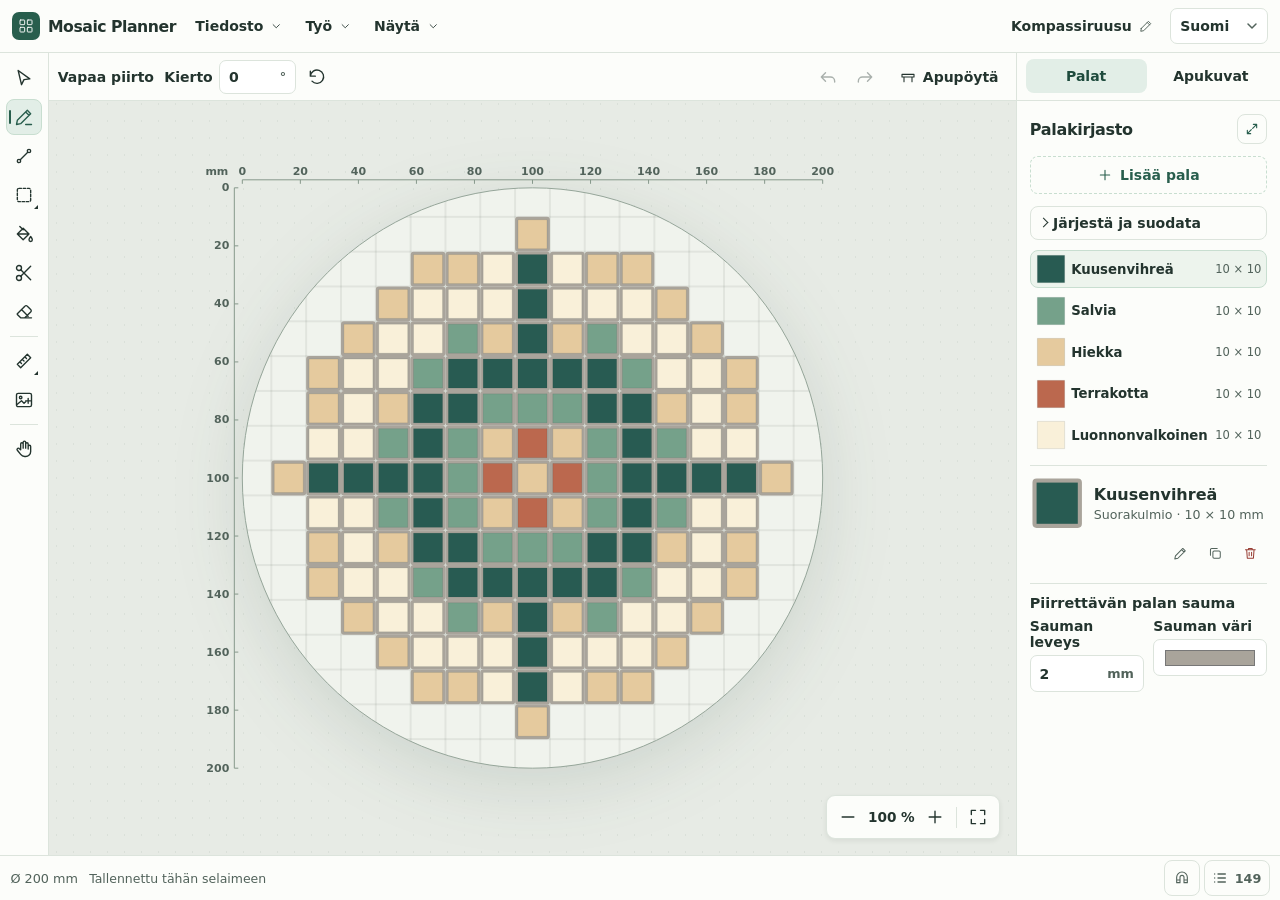
<file: index.html>
<!doctype html>
<html lang="fi" class="editor-page">
<head>
  <meta charset="utf-8">
  <meta name="viewport" content="width=device-width, initial-scale=1">
  <meta name="theme-color" media="(prefers-color-scheme: light)" content="#fcfdfa">
  <meta name="theme-color" media="(prefers-color-scheme: dark)" content="#242a26">
  <title>Mosaic Planner</title>
  <link rel="stylesheet" href="styles.css?v=24">
  <script defer src="i18n.js?v=23"></script>
  <script defer src="geometry.js?v=27"></script>
  <script defer src="board-renderer.js?v=11"></script>
  <script defer src="project-storage.js?v=1"></script>
  <script defer src="editor.js?v=28"></script>
</head>
<body inert>
  <svg class="icon-definitions" xmlns="http://www.w3.org/2000/svg" aria-hidden="true">
    <symbol id="i-mosaic" viewBox="0 0 24 24"><rect x="3" y="3" width="7" height="7" rx="1"/><rect x="14" y="3" width="7" height="7" rx="1"/><rect x="3" y="14" width="7" height="7" rx="1"/><rect x="14" y="14" width="7" height="7" rx="1"/></symbol>
    <symbol id="i-rectangle" viewBox="0 0 24 24"><rect x="4" y="5" width="16" height="14"/></symbol>
    <symbol id="i-circle" viewBox="0 0 24 24"><circle cx="12" cy="12" r="8"/></symbol>
    <symbol id="i-ellipse" viewBox="0 0 24 24"><ellipse cx="12" cy="12" rx="9" ry="6"/></symbol>
    <symbol id="i-rounded" viewBox="0 0 24 24"><rect x="4" y="5" width="16" height="14" rx="4"/></symbol>
    <symbol id="i-pointer" viewBox="0 0 24 24"><path d="m5 3 14 10-7 1-3 6L5 3Z"/></symbol>
    <symbol id="i-pencil" viewBox="0 0 24 24"><path d="m4 16-1 5 5-1L20 8l-4-4L4 16Zm10-10 4 4M14 21h7"/></symbol>
    <symbol id="i-line" viewBox="0 0 24 24"><path d="M7.5 16.5l9-9"/><circle cx="6" cy="18" r="2"/><circle cx="18" cy="6" r="2"/></symbol>
    <symbol id="i-shape" viewBox="0 0 24 24"><rect x="4" y="4" width="16" height="16" rx="2" stroke-dasharray="3 2"/></symbol>
    <symbol id="i-fill" viewBox="0 0 24 24"><path d="m4 12 7-7 7 7-7 7-7-7Zm3-9 4 4m-7 5h14m2 3s-2 2.5-2 4a2 2 0 0 0 4 0c0-1.5-2-4-2-4Z"/></symbol>
    <symbol id="i-split" viewBox="0 0 24 24"><circle cx="6" cy="6" r="3"/><circle cx="6" cy="18" r="3"/><path d="m8.1 8.1 11.9 12M8.1 15.9 20 4"/></symbol>
    <symbol id="i-eraser" viewBox="0 0 24 24"><path d="m4 14 9-9a2 2 0 0 1 3 0l4 4a2 2 0 0 1 0 3l-7 7H8l-4-4a1 1 0 0 1 0-1Zm5-5 8 8m-4 2h8"/></symbol>
    <symbol id="i-hand" viewBox="0 0 24 24"><path d="M8 12V6a1.5 1.5 0 0 1 3 0v5-7a1.5 1.5 0 0 1 3 0v7-5a1.5 1.5 0 0 1 3 0v6-3a1.5 1.5 0 0 1 3 0v6a6 6 0 0 1-6 6h-1a6 6 0 0 1-5-2.5l-4-5a1.5 1.5 0 0 1 2-2.2l2 1.7Z"/></symbol>
    <symbol id="i-undo" viewBox="0 0 24 24"><path d="M9 7 4 12l5 5m-5-5h11a5 5 0 0 1 5 5v1"/></symbol>
    <symbol id="i-redo" viewBox="0 0 24 24"><path d="m15 7 5 5-5 5m5-5H9a5 5 0 0 0-5 5v1"/></symbol>
    <symbol id="i-copy" viewBox="0 0 24 24"><rect x="8" y="8" width="12" height="12" rx="2"/><path d="M15 4H6a2 2 0 0 0-2 2v9"/></symbol>
    <symbol id="i-paste" viewBox="0 0 24 24"><rect x="9" y="3" width="6" height="4" rx="1"/><path d="M9 5H6a2 2 0 0 0-2 2v12a2 2 0 0 0 2 2h12a2 2 0 0 0 2-2V7a2 2 0 0 0-2-2h-3m-6 8h6m-3-3v6"/></symbol>
    <symbol id="i-rotate" viewBox="0 0 24 24"><path d="M4 11a8 8 0 1 1 2 6m-2-6V5m0 6h6"/></symbol>
    <symbol id="i-delete" viewBox="0 0 24 24"><path d="M4 6h16M9 6V4h6v2m3 0-1 14H7L6 6m4 4v6m4-6v6"/></symbol>
    <symbol id="i-plus" viewBox="0 0 24 24"><path d="M12 5v14M5 12h14"/></symbol>
    <symbol id="i-minus" viewBox="0 0 24 24"><path d="M5 12h14"/></symbol>
    <symbol id="i-fit" viewBox="0 0 24 24"><path d="M4 9V4h5m6 0h5v5m0 6v5h-5m-6 0H4v-5"/></symbol>
    <symbol id="i-expand" viewBox="0 0 24 24"><path d="M14 5h5v5M19 5l-6 6M10 19H5v-5m0 5 6-6"/></symbol>
    <symbol id="i-collapse" viewBox="0 0 24 24"><path d="M19 5l-6 6m0-5v5h5M5 19l6-6m-5 0h5v5"/></symbol>
    <symbol id="i-folder" viewBox="0 0 24 24"><path d="M3 19V5h7l2 2h9v12H3Z"/></symbol>
    <symbol id="i-download" viewBox="0 0 24 24"><path d="M12 3v12m-4-4 4 4 4-4m-12 5v4h16v-4"/></symbol>
    <symbol id="i-edit" viewBox="0 0 24 24"><path d="m4 16-1 5 5-1L20 8l-4-4L4 16Zm10-10 4 4"/></symbol>
    <symbol id="i-close" viewBox="0 0 24 24"><path d="m6 6 12 12M18 6 6 18"/></symbol>
    <symbol id="i-chevron" viewBox="0 0 24 24"><path d="m6 9 6 6 6-6"/></symbol>
    <symbol id="i-grid" viewBox="0 0 24 24"><rect x="4" y="4" width="16" height="16" rx="1"/><path d="M4 12h16M12 4v16"/></symbol>
    <symbol id="i-worktable" viewBox="0 0 24 24"><path d="M3 8h18v4H3zm3 4v7m12-7v7"/></symbol>
    <symbol id="i-guides" viewBox="0 0 24 24"><path d="m4 16 12-12 4 4L8 20zm6-6 2 2m1-5 2 2m-8 4 2 2"/></symbol>
    <symbol id="i-image" viewBox="0 0 24 24"><rect x="3" y="4" width="18" height="16" rx="2"/><circle cx="8" cy="9" r="1.5"/><path d="m4 17 5-4 3 3 2-2m3-4v6m-3-3h6"/></symbol>
    <symbol id="i-magnet" viewBox="0 0 24 24"><path d="M4 11a8 8 0 0 1 16 0v8h-5v-8a3 3 0 0 0-6 0v8H4zm0 4h5m6 0h5"/></symbol>
    <symbol id="i-inventory" viewBox="0 0 24 24"><path d="M9 6h11M9 12h11M9 18h11M4 6h.01M4 12h.01M4 18h.01" stroke-width="2"/></symbol>
  </svg>

  <header class="app-header">
    <div class="brand">
      <span class="brand-mark"><svg class="icon"><use href="#i-mosaic"/></svg></span>
      <h1>Mosaic Planner</h1>
    </div>
    <nav class="menu-bar" data-aria-label="editorMenus">
      <details class="app-menu">
        <summary class="button quiet"><span data-text="fileMenu"></span><svg class="icon" aria-hidden="true"><use href="#i-chevron"/></svg></summary>
        <div class="menu-panel">
          <button type="button" id="new-project" class="button quiet"><svg class="icon"><use href="#i-plus"/></svg><span data-text="newProject"></span></button>
          <button type="button" id="open-project" class="button quiet"><svg class="icon"><use href="#i-folder"/></svg><span data-text="openProject"></span></button>
          <button type="button" id="save-project" class="button quiet"><svg class="icon"><use href="#i-download"/></svg><span data-text="saveProject"></span></button>
          <input type="file" id="import-file" accept=".json,application/json" hidden>
        </div>
      </details>
      <details class="app-menu">
        <summary class="button quiet"><span data-text="projectMenu"></span><svg class="icon" aria-hidden="true"><use href="#i-chevron"/></svg></summary>
        <div class="menu-panel">
          <button type="button" id="edit-board" class="button quiet"><svg class="icon" aria-hidden="true"><use href="#i-rectangle"/></svg><span data-text="boardSettings"></span></button>
          <button type="button" id="edit-grid" class="button quiet"><svg class="icon" aria-hidden="true"><use href="#i-grid"/></svg><span data-text="gridSettings"></span></button>
        </div>
      </details>
      <details class="app-menu">
        <summary class="button quiet"><span data-text="viewMenu"></span><svg class="icon" aria-hidden="true"><use href="#i-chevron"/></svg></summary>
        <div class="menu-panel">
          <label class="check-field"><input type="checkbox" id="guides-visible"><span data-text="showGuides"></span></label>
        </div>
      </details>
    </nav>
    <div class="project-name">
      <input id="project-name" type="text" data-aria-label="projectName" maxlength="80" autocomplete="off" spellcheck="false">
      <svg class="icon" aria-hidden="true"><use href="#i-edit"/></svg>
    </div>
    <select id="language-select" class="language-select" data-aria-label="language" data-title="language">
      <option value="fi" lang="fi">Suomi</option>
      <option value="en" lang="en">English</option>
    </select>
  </header>

  <main class="editor">
    <aside class="tool-rail" data-aria-label="tools">
      <button type="button" class="icon-button tool" data-tool="select" data-title="selectTitle" data-aria-label="selectLabel" aria-keyshortcuts="V Escape"><svg class="icon"><use href="#i-pointer"/></svg></button>
      <button type="button" class="icon-button tool" data-tool="draw" data-title="drawTitle" data-aria-label="drawLabel"><svg class="icon"><use href="#i-pencil"/></svg></button>
      <div class="tool-family">
        <button type="button" class="icon-button tool" data-tool="line" data-title="lineTitle" data-aria-label="line"><svg class="icon"><use href="#i-line"/></svg></button>
        <button type="button" id="shape-tool" class="icon-button tool" data-tool="shape" data-title="shapeTitle" data-aria-label="shapeLabel" aria-controls="shape-tools" aria-expanded="false"><svg class="icon" aria-hidden="true"><use href="#i-shape"/></svg></button>
        <div id="shape-tools" class="subtool-rail" hidden role="group" data-aria-label="outlineShape">
          <button type="button" class="icon-button tool" data-outline-shape="rectangle" data-title="rectangle" data-aria-label="rectangle" aria-pressed="true"><svg class="icon" aria-hidden="true"><use href="#i-rectangle"/></svg></button>
          <button type="button" class="icon-button tool" data-outline-shape="ellipse" data-title="ellipse" data-aria-label="ellipse" aria-pressed="false"><svg class="icon" aria-hidden="true"><use href="#i-ellipse"/></svg></button>
        </div>
      </div>
      <button type="button" class="icon-button tool" data-tool="fill" data-title="fillTitle" data-aria-label="fillLabel"><svg class="icon"><use href="#i-fill"/></svg></button>
      <button type="button" class="icon-button tool" data-tool="split" data-title="splitTitle" data-aria-label="split" aria-keyshortcuts="X"><svg class="icon" aria-hidden="true"><use href="#i-split"/></svg></button>
      <div class="tool-family">
        <button type="button" class="icon-button tool" data-tool="erase" data-title="eraseTitle" data-aria-label="erase" aria-keyshortcuts="E"><svg class="icon"><use href="#i-eraser"/></svg></button>
        <div class="tool-separator" aria-hidden="true"></div>
        <button type="button" id="guide-tool" class="icon-button tool" data-title="guides" data-aria-label="guides" aria-pressed="false" aria-controls="guide-tools" aria-expanded="false"><svg class="icon" aria-hidden="true"><use href="#i-guides"/></svg></button>
        <div id="guide-tools" class="subtool-rail guide-tools" hidden role="group" data-aria-label="guides">
          <button type="button" class="icon-button tool" data-tool="guideLine" data-title="guideLine" data-aria-label="guideLine"><svg class="icon" aria-hidden="true"><use href="#i-line"/></svg></button>
          <button type="button" class="icon-button tool" data-tool="guideSquare" data-title="guideSquare" data-aria-label="guideSquare"><svg class="icon" aria-hidden="true"><use href="#i-shape"/></svg></button>
          <button type="button" class="icon-button tool" data-tool="guideCircle" data-title="guideCircle" data-aria-label="guideCircle"><svg class="icon" aria-hidden="true"><use href="#i-circle"/></svg></button>
          <button type="button" class="icon-button tool" data-tool="guideErase" data-title="guideErase" data-aria-label="guideErase"><svg class="icon" aria-hidden="true"><use href="#i-delete"/></svg></button>
        </div>
      </div>
      <button type="button" id="add-reference" class="icon-button" data-title="addReferenceTitle" data-aria-label="addReference"><svg class="icon" aria-hidden="true"><use href="#i-image"/></svg></button>
      <input type="file" id="reference-file" accept=".jpg,.jpeg,.png,image/jpeg,image/png" multiple hidden>
      <div class="tool-separator" aria-hidden="true"></div>
      <button type="button" class="icon-button tool" data-tool="pan" data-title="panTitle" data-aria-label="pan"><svg class="icon"><use href="#i-hand"/></svg></button>
    </aside>

    <section class="workspace" data-aria-label="workspace">
      <div class="toolbar">
        <span class="tool-name" id="tool-name" aria-live="polite"></span>
        <div id="draw-rotation" class="button-group" hidden>
          <label class="draw-angle">
            <span data-text="rotation"></span>
            <span class="number-field"><input type="number" id="draw-angle" step="0.1" value="0" inputmode="decimal" data-aria-label="drawAngle"><span aria-hidden="true">°</span></span>
          </label>
          <button type="button" id="rotate-draw" class="icon-button" data-title="rotateTitle" data-aria-label="rotateLabel" aria-keyshortcuts="R"><svg class="icon"><use href="#i-rotate"/></svg></button>
        </div>
        <div id="clipboard-tools" class="button-group" hidden role="group" data-aria-label="clipboard">
          <button type="button" id="copy-tiles" class="icon-button" data-title="copyTilesTitle" data-aria-label="copyTiles" aria-keyshortcuts="Control+C Meta+C" disabled><svg class="icon" aria-hidden="true"><use href="#i-copy"/></svg></button>
          <button type="button" id="paste-tiles" class="icon-button tool" data-title="pasteTilesTitle" data-aria-label="pasteTiles" aria-keyshortcuts="Control+V Meta+V" aria-pressed="false" disabled><svg class="icon" aria-hidden="true"><use href="#i-paste"/></svg></button>
        </div>
        <button type="button" id="cancel-paste" class="button quiet" data-text="cancel" hidden></button>
        <section class="selected-panel" id="selected-panel" hidden>
          <div class="selection-info"><h2 id="selected-title"></h2><p id="selected-name"></p></div>
          <div class="selected-actions">
            <label class="field"><span id="selected-angle-label"></span><span class="number-field"><input type="number" id="selected-angle" step="1"><span>°</span></span></label>
            <button type="button" id="rotate" class="icon-button" data-title="rotateTitle" data-aria-label="rotateLabel" aria-keyshortcuts="R"><svg class="icon"><use href="#i-rotate"/></svg></button>
            <button type="button" id="delete-piece" class="button delete-button quiet" data-title="deleteSelection"><svg class="icon" aria-hidden="true"><use href="#i-delete"/></svg><span id="delete-piece-label"></span></button>
          </div>
        </section>
        <div class="button-group history-tools" role="group" data-aria-label="history">
          <button type="button" id="undo" class="icon-button" data-title="undoTitle" data-aria-label="undo"><svg class="icon"><use href="#i-undo"/></svg></button>
          <button type="button" id="redo" class="icon-button" data-title="redoTitle" data-aria-label="redo"><svg class="icon"><use href="#i-redo"/></svg></button>
        </div>
        <button type="button" id="toggle-worktable" class="button quiet worktable-toggle" aria-controls="worktable-panel" aria-expanded="false" data-title="showWorktable" data-aria-label="showWorktable"><svg class="icon" aria-hidden="true"><use href="#i-worktable"/></svg><span data-text="worktable"></span></button>
      </div>

      <div class="stage" id="stage" data-tool="draw">
        <svg id="canvas" class="drawing-canvas" xmlns="http://www.w3.org/2000/svg" data-aria-label="canvas" role="img">
          <defs>
            <pattern id="grid-pattern" patternUnits="userSpaceOnUse"><path id="grid-lines" fill="none" stroke="#59695e" stroke-opacity=".28"/></pattern>
            <clipPath id="board-clip"></clipPath>
          </defs>
          <g id="board-layer"></g>
          <g id="reference-layer" clip-path="url(#board-clip)" pointer-events="none"></g>
          <g id="grid-layer" pointer-events="none"></g>
          <g id="grout-layer" clip-path="url(#board-clip)" pointer-events="none" aria-hidden="true"></g>
          <g id="piece-layer"></g>
          <g id="guide-layer" pointer-events="none" aria-hidden="true"></g>
          <g id="ruler-layer" pointer-events="none" aria-hidden="true"></g>
          <g id="preview-layer" pointer-events="none"></g>
          <g id="selection-layer" pointer-events="none"></g>
        </svg>
        <div class="zoom-controls" role="group" data-aria-label="zoomControls">
          <button type="button" id="zoom-out" class="icon-button" data-title="zoomOut" data-aria-label="zoomOut"><svg class="icon"><use href="#i-minus"/></svg></button>
          <output id="zoom-level" data-aria-label="zoom">100 %</output>
          <button type="button" id="zoom-in" class="icon-button" data-title="zoomIn" data-aria-label="zoomIn"><svg class="icon"><use href="#i-plus"/></svg></button>
          <span class="toolbar-divider" aria-hidden="true"></span>
          <button type="button" id="zoom-fit" class="icon-button" data-title="fitView" data-aria-label="fitView"><svg class="icon"><use href="#i-fit"/></svg></button>
        </div>
      </div>
    </section>

    <aside class="worktable-panel sidebar" id="worktable-panel" aria-labelledby="worktable-heading" hidden>
      <div class="worktable-heading">
        <h2 id="worktable-heading" data-text="worktable"></h2>
        <div class="button-group worktable-zoom" role="group" data-aria-label="worktableZoomControls">
          <button type="button" id="worktable-zoom-out" class="icon-button" data-title="zoomOut" data-aria-label="zoomOut"><svg class="icon" aria-hidden="true"><use href="#i-minus"/></svg></button>
          <output id="worktable-zoom-level" data-aria-label="zoom">100 %</output>
          <button type="button" id="worktable-zoom-in" class="icon-button" data-title="zoomIn" data-aria-label="zoomIn"><svg class="icon" aria-hidden="true"><use href="#i-plus"/></svg></button>
          <button type="button" id="worktable-zoom-fit" class="icon-button" data-title="fitView" data-aria-label="fitView"><svg class="icon" aria-hidden="true"><use href="#i-fit"/></svg></button>
        </div>
      </div>
      <div class="stage worktable-stage" id="worktable-stage" data-tool="draw">
        <svg id="worktable-canvas" class="drawing-canvas" xmlns="http://www.w3.org/2000/svg" data-aria-label="worktable" role="img">
          <defs><clipPath id="worktable-clip"></clipPath></defs>
          <g id="worktable-layer"></g>
          <g id="worktable-grout-layer" clip-path="url(#worktable-clip)" pointer-events="none" aria-hidden="true"></g>
          <g id="worktable-piece-layer"></g>
          <g id="worktable-selection-layer" pointer-events="none" aria-hidden="true"></g>
        </svg>
      </div>
    </aside>

    <aside class="library sidebar" id="tile-library" data-aria-label="sidePanels">
      <div class="dock-tabs" role="group" data-aria-label="sidePanels">
        <button type="button" class="button quiet" id="tiles-tab" data-dock-panel="tiles" aria-controls="library-panel" aria-pressed="true" data-text="libraryTab"></button>
        <button type="button" class="button quiet" id="references-tab" data-dock-panel="references" aria-controls="reference-panel" aria-pressed="false" data-text="references"></button>
      </div>
      <section class="panel library-panel" id="library-panel" data-aria-label="tileLibrary">
        <div class="panel-heading library-heading">
          <h2 data-text="tileLibrary"></h2>
          <button type="button" id="expand-library" class="icon-button" tabindex="0" aria-expanded="false" aria-controls="library-content"
            data-title="expandLibrary" data-aria-label="expandLibrary"><svg class="icon" aria-hidden="true"><use href="#i-expand"/></svg></button>
        </div>
        <div id="library-content" class="library-content">
          <button type="button" id="add-tile-text" class="button add-tile-text"><svg class="icon"><use href="#i-plus"/></svg><span data-text="addTile"></span></button>
          <details class="library-tools" id="library-tools">
            <summary id="library-tools-summary">
              <span data-text="sortFilter"></span>
              <span id="library-filter-count" class="filter-count" hidden></span>
            </summary>
            <div class="library-filters">
              <label class="field"><span data-text="sortOrder"></span><select id="library-sort">
                <option value="added" data-text="addedOrder"></option>
                <option value="name-asc" data-text="nameAscending"></option>
                <option value="name-desc" data-text="nameDescending"></option>
              </select></label>
              <label class="field"><span data-text="size"></span><select id="library-size"><option value="" data-text="allSizes"></option></select></label>
              <label class="field"><span data-text="color"></span><select id="library-color"><option value="" data-text="allColors"></option></select></label>
              <fieldset>
                <legend data-text="tags"></legend>
                <div id="library-tags" class="filter-chips tag-cloud"></div>
                <p id="library-no-tags" class="library-note" data-text="noTags"></p>
              </fieldset>
              <button type="button" id="clear-library-filters" class="button quiet clear-filters" hidden data-text="clearFilters"></button>
            </div>
          </details>
          <p id="library-result" class="library-note" role="status" hidden></p>
          <p id="hidden-drawing-tile" class="library-note" hidden></p>
          <ul id="tile-list" class="tile-list" data-aria-label="tileTypes"></ul>
          <p id="empty-library" class="empty-library" hidden data-text="emptyLibrary"></p>
        </div>
        <section id="library-tile-details" class="library-tile-details" hidden data-aria-label="selectedTileType"></section>
        <section id="tile-grout-settings" class="seam-settings" aria-labelledby="tile-grout-heading" hidden>
          <h3 id="tile-grout-heading"></h3>
          <div class="fields-row">
            <label class="field"><span data-text="seamWidth"></span><span class="number-field"><input type="number" id="tile-seam-width" min="0" max="100" step="any"><span>mm</span></span></label>
            <label class="field"><span data-text="seamColor"></span><input type="color" id="tile-seam-color"></label>
          </div>
          <button type="button" id="reset-tile-seam" class="button quiet" data-text="resetTileSeam" hidden></button>
        </section>
      </section>
      <section class="panel reference-panel" id="reference-panel" data-aria-label="references" hidden>
        <h2 data-text="references"></h2>
        <p class="library-note" id="empty-references" data-text="emptyReferences"></p>
        <div id="reference-controls" class="panel-fields" hidden>
          <label class="field"><span data-text="image"></span><select id="reference-select"></select></label>
          <label class="field"><span data-text="imageWidth"></span><span class="number-field">
            <input type="number" id="reference-width" min="0.1" step="any"><span>mm</span>
          </span></label>
          <div class="field">
            <div class="reference-opacity-label">
              <label for="reference-opacity" data-text="opacity"></label><output id="reference-opacity-value" for="reference-opacity"></output>
            </div>
            <input type="range" id="reference-opacity" min="0" max="100" step="1">
          </div>
          <label class="check-field"><input type="checkbox" id="reference-visible"><span data-text="showImage"></span></label>
          <div class="reference-actions">
            <button type="button" data-tool="reference" class="button tool quiet" data-title="moveImageTitle" data-text="moveImage"></button>
            <button type="button" id="fit-reference" class="button quiet" data-text="fitImage"></button>
            <button type="button" id="remove-reference" class="button quiet delete-button">
              <svg class="icon" aria-hidden="true"><use href="#i-delete"/></svg><span data-text="removeReference"></span>
            </button>
          </div>
        </div>
      </section>
    </aside>

    <footer class="statusbar">
      <p id="work-count"></p>
      <p id="tool-hint"></p>
      <p class="save-status" id="save-status"></p>
      <div class="status-actions">
        <details id="snap-settings" class="status-popover">
          <summary id="snap-summary" class="icon-button" data-title="snapping" data-aria-label="snapping"><svg class="icon" aria-hidden="true"><use href="#i-magnet"/></svg></summary>
          <div class="inventory-panel snap-panel" role="group" data-aria-label="snapping">
            <label class="check-field"><input type="checkbox" id="grid-snap"><span data-text="snapToGuides"></span></label>
            <label class="check-field"><input type="checkbox" id="tile-snap"><span data-text="snapToTiles"></span></label>
          </div>
        </details>
        <details id="piece-inventory" class="status-popover">
          <summary id="inventory-summary" class="icon-button" data-title="tileInventory" data-aria-label="tileInventory">
            <svg class="icon" aria-hidden="true"><use href="#i-inventory"/></svg><span id="inventory-count">0</span>
          </summary>
          <div class="inventory-panel">
            <p id="empty-inventory" hidden data-text="emptyInventory"></p>
            <table id="inventory-table" data-aria-label="inventoryTable">
              <thead><tr><th scope="col" data-text="tileType"></th><th scope="col" data-text="quantity"></th></tr></thead>
              <tbody id="inventory-rows"></tbody>
            </table>
          </div>
        </details>
      </div>
    </footer>
  </main>

  <p id="feedback" class="feedback" role="status" hidden></p>

  <dialog id="board-dialog" aria-labelledby="board-dialog-title">
    <form id="board-form">
      <h2 id="board-dialog-title"></h2>
      <p id="new-project-description" data-text="startProjectDescription" hidden></p>
      <label class="field" id="new-project-name-field" hidden><span data-text="projectName"></span><input type="text" id="new-project-name" maxlength="80" autocomplete="off" spellcheck="false"></label>
      <label class="field"><span data-text="shape"></span><select id="board-shape">
        <option value="rectangle" data-text="rectangle"></option>
        <option value="circle" data-text="circle"></option>
        <option value="rounded" data-text="roundedRectangle"></option>
      </select></label>
      <div class="fields-row">
        <label class="field"><span id="board-width-label"></span><span class="number-field"><input type="number" id="board-width" min="1" max="10000" step="any" required><span>mm</span></span></label>
        <label class="field" id="board-height-field"><span data-text="height"></span><span class="number-field"><input type="number" id="board-height" min="1" max="10000" step="any" required><span>mm</span></span></label>
      </div>
      <label class="field" id="board-radius-field" hidden><span data-text="cornerRadius"></span><span class="number-field"><input type="number" id="board-radius" min="0" max="5000" step="any" required><span>mm</span></span></label>
      <fieldset class="board-grout-settings">
        <legend data-text="defaultGrout"></legend>
        <div class="fields-row">
          <label class="field"><span data-text="seamWidth"></span><span class="number-field"><input type="number" id="seam-width" min="0" max="100" step="any" required><span>mm</span></span></label>
          <label class="field"><span data-text="seamColor"></span><input type="color" id="seam-color"></label>
        </div>
      </fieldset>
      <p class="dialog-error" id="board-error" role="alert" hidden data-text="boardChangeBlocked"></p>
      <div class="dialog-actions">
        <button type="button" class="button quiet" data-close-dialog data-text="cancel"></button>
        <button type="submit" class="button primary" id="save-board"></button>
      </div>
    </form>
  </dialog>

  <dialog id="grid-dialog" aria-labelledby="grid-dialog-title">
    <form id="grid-form">
      <h2 id="grid-dialog-title" data-text="gridSettings"></h2>
      <label class="check-field"><input type="checkbox" id="grid-visible"><span data-text="showGrid"></span></label>
      <label class="field"><span data-text="gridSize"></span><span class="number-field"><input type="number" id="grid-size" min="0.5" max="1000" step="any" required><span>mm</span></span></label>
      <label class="field"><span data-text="gridWeight"></span><span class="number-field"><input type="number" id="grid-weight" min="0.1" max="10" step="any" required><span>mm</span></span></label>
      <div class="fields-row">
        <label class="field"><span data-text="gridOffsetX"></span><span class="number-field"><input type="number" id="grid-offset-x" step="any" required><span>mm</span></span></label>
        <label class="field"><span data-text="gridOffsetY"></span><span class="number-field"><input type="number" id="grid-offset-y" step="any" required><span>mm</span></span></label>
      </div>
      <button type="button" class="button quiet move-grid-button" id="move-grid" data-text="moveGrid"></button>
      <div class="dialog-actions">
        <button type="button" class="button quiet" data-close-dialog data-text="cancel"></button>
        <button type="submit" class="button primary" id="save-grid" data-text="applySettings"></button>
      </div>
    </form>
  </dialog>

  <dialog id="tile-dialog" aria-labelledby="tile-dialog-title">
    <form id="tile-form">
      <div class="dialog-heading">
        <h2 id="tile-dialog-title"></h2>
        <button type="button" class="icon-button" id="close-dialog" data-aria-label="close"><svg class="icon"><use href="#i-close"/></svg></button>
      </div>
      <label class="field"><span data-text="name"></span><input type="text" id="tile-name" maxlength="60" required autofocus data-placeholder="tileNameExample"></label>
      <div class="fields-row">
        <label class="field"><span data-text="shape"></span><select id="tile-shape">
          <option value="rectangle" data-text="rectangle"></option>
          <option value="circle" data-text="circle"></option>
          <option value="triangle" data-text="triangle"></option>
          <option value="diamond" data-text="diamond"></option>
          <option value="oval" data-text="oval"></option>
          <option value="leaf" data-text="leaf"></option>
        </select></label>
        <label class="field"><span data-text="color"></span><input type="color" id="tile-color" value="#347e73"></label>
      </div>
      <div class="fields-row tile-dimensions">
        <label class="field"><span id="tile-width-label"></span><span id="tile-base-label" data-text="baseLength" hidden></span><span class="number-field"><input type="number" id="tile-width" min="0.5" max="10000" step="0.1" required><span>mm</span></span></label>
        <label class="field" id="tile-height-field"><span data-text="height"></span><span class="number-field"><input type="number" id="tile-height" min="0.5" max="10000" step="0.1" required><span>mm</span></span></label>
        <label class="field" id="tile-apex-angle-field" hidden><span data-text="apexAngle"></span><span class="number-field"><input type="number" id="tile-apex-angle" min="0" max="180" step="any" disabled><span>°</span></span></label>
      </div>
      <div class="field">
        <label for="tile-tags" data-text="tags"></label>
        <input type="text" id="tile-tags" maxlength="480" aria-describedby="tile-tags-hint" data-placeholder="tagsExample">
        <span class="field-hint" id="tile-tags-hint" data-text="tagsHint"></span>
      </div>
      <p class="dialog-error" id="tile-error" role="alert" hidden></p>
      <div class="dialog-actions">
        <button type="button" id="cancel-tile" class="button quiet" data-text="cancel"></button>
        <button type="submit" class="button primary" data-text="saveTile"></button>
      </div>
    </form>
  </dialog>
</body>
</html>
</file>
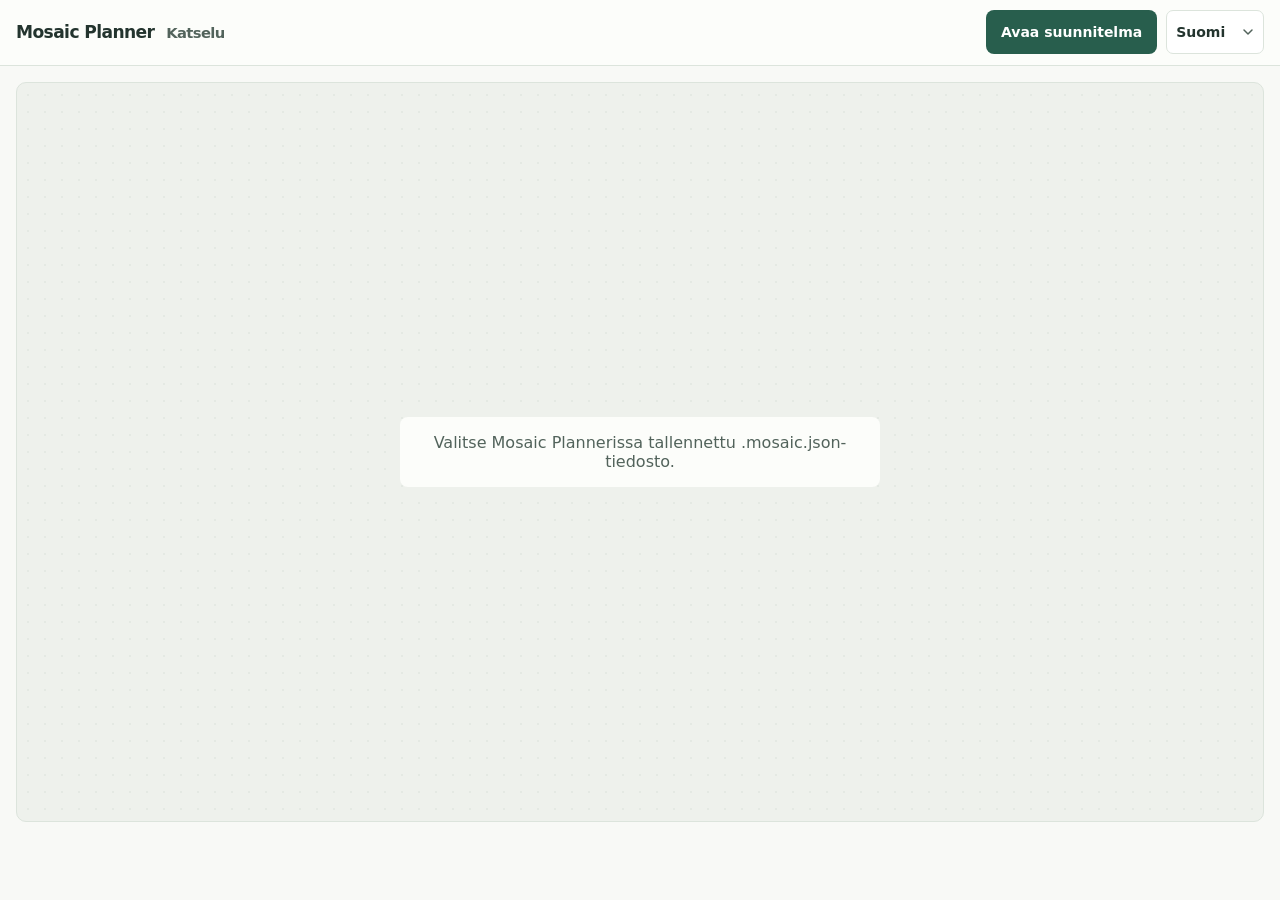
<file: viewer.html>
<!doctype html>
<html lang="fi">
<head>
  <meta charset="utf-8">
  <meta name="viewport" content="width=device-width, initial-scale=1">
  <meta name="theme-color" content="#f9f9f6">
  <title>Mosaic Planner · Katselu</title>
  <link rel="stylesheet" href="styles.css">
  <link rel="stylesheet" href="viewer.css">
  <script defer src="i18n.js?v=11"></script>
  <script defer src="geometry.js?v=27"></script>
  <script defer src="board-renderer.js?v=10"></script>
  <script defer src="viewer.js?v=4"></script>
</head>
<body class="viewer">
  <header class="viewer-header">
    <h1>Mosaic Planner <span data-text="viewer">Katselu</span></h1>
    <div class="viewer-actions">
      <label class="button primary viewer-open">
        <span data-text="viewerOpen">Avaa suunnitelma</span>
        <input type="file" id="project-file">
      </label>
      <select id="language-select" class="language-select" data-aria-label="language">
        <option value="fi" lang="fi">Suomi</option>
        <option value="en" lang="en">English</option>
      </select>
    </div>
  </header>

  <main class="viewer-main">
    <p id="viewer-status" role="status"></p>
    <section id="viewer-project" aria-labelledby="viewer-name" hidden>
      <div class="viewer-summary">
        <div class="viewer-heading">
          <h2 id="viewer-name"></h2>
          <p id="viewer-size"></p>
        </div>
        <div class="viewer-zoom" role="group" data-aria-label="zoomControls">
          <button type="button" id="zoom-out" class="button quiet" data-aria-label="zoomOut">−</button>
          <output id="zoom-level" data-aria-label="zoom">100 %</output>
          <button type="button" id="zoom-in" class="button quiet" data-aria-label="zoomIn">+</button>
          <button type="button" id="zoom-fit" class="button quiet" data-text="fitView">Sovita näkymään</button>
        </div>
      </div>
      <div id="viewer-viewport" class="viewer-stage" tabindex="0" data-aria-label="canvas" role="region">
        <svg id="viewer-board" xmlns="http://www.w3.org/2000/svg" role="img" aria-labelledby="viewer-name">
          <defs>
            <pattern id="grid-pattern" patternUnits="userSpaceOnUse"><path id="grid-lines" fill="none" stroke="#59695e" stroke-opacity=".28"/></pattern>
            <clipPath id="board-clip"></clipPath>
          </defs>
          <g id="board-layer"></g>
          <g id="reference-layer" clip-path="url(#board-clip)"></g>
          <g id="grid-layer"></g>
          <g id="grout-layer" clip-path="url(#board-clip)" pointer-events="none" aria-hidden="true"></g>
          <g id="piece-layer"></g>
          <g id="guide-layer" pointer-events="none" aria-hidden="true"></g>
        </svg>
      </div>
    </section>
    <div id="viewer-empty" class="viewer-stage viewer-empty">
      <p data-text="viewerEmpty">Valitse Mosaic Plannerissa tallennettu .mosaic.json-tiedosto.</p>
    </div>
  </main>
</body>
</html>
</file>
<file: styles.css>
:root {
  color-scheme: light;
  font-family: "Avenir Next", "Segoe UI", system-ui, sans-serif;
  font-size: 16px;
  color: var(--ink);
  background: var(--page-bg);
  --ink: #23342e;
  --muted: #52635b;
  --line: #dce4dc;
  --paper: #fcfdfa;
  --active: #e2eee7;
  --accent: #285e4d;
  --accent-dark: #1e4b3d;
  --active-line: #c8ded0;
  --on-accent: #fff;
  --page-bg: #f8f9f6;
  --field-bg: #fff;
  --hover: #eaf0ea;
  --stage-bg: #e4e8df;
  --stage-dot: #cad4ca;
  --guide-tool: #345794;
  --danger: #983d33;
  --filter-hover: #f2f6f1;
  --tile-active: #edf4ed;
  --inventory-header: #eef4ee;
  --dialog-error: #8d3028;
  --board-outline: #96a69a;
  --piece-outline: #22342e27;
  --cut-outline: #75817a;
  --selection-ink: #193e9a;
  --cut-ink: #15377d;
}
.editor-page {
  --stage-bg: #e7ebe5;
  --stage-dot: #ccd5cc;
  --surface-bg: #f0f3ed;
  --surface-grid: #53635959;
}
@media (prefers-color-scheme: dark) {
  .editor-page {
    color-scheme: dark;
    --ink: #ecf1ec;
    --muted: #b4c1b8;
    --line: #3e4941;
    --paper: #242a26;
    --active: #30483d;
    --accent: #a9d6bf;
    --accent-dark: #c0e4d1;
    --active-line: #476455;
    --on-accent: #193428;
    --page-bg: #202522;
    --field-bg: #1e2420;
    --hover: #343f37;
    --stage-bg: #1d2420;
    --stage-dot: #374139;
    --surface-bg: #364039;
    --surface-grid: #b1c2b27a;
    --guide-tool: #a6c1f1;
    --danger: #f2a59d;
    --filter-hover: #303a33;
    --tile-active: #304137;
    --inventory-header: #2d382f;
    --dialog-error: #f2a59d;
    --board-outline: #69796d;
    --piece-outline: #edf4ed40;
    --cut-outline: #b4c1b8;
    --selection-ink: #a3bdff;
    --cut-ink: #abc6ff;
  }
}
*, *::before, *::after { box-sizing: border-box; }
body { margin: 0; min-width: 320px; }
button, input, select { font: inherit; }
button { color: inherit; cursor: pointer; }
button:disabled { cursor: default; opacity: .38; }
[hidden] { display: none !important; }
:focus-visible { outline: 2px solid var(--accent); outline-offset: 3px; }
.icon-definitions, .sr-only {
  position: absolute; width: 1px; height: 1px; padding: 0; overflow: hidden;
  clip-path: inset(50%); white-space: nowrap;
}
.icon {
  display: block; width: 1.25rem; height: 1.25rem; flex: none;
  fill: none; stroke: currentColor; stroke-width: 1.65;
  stroke-linecap: round; stroke-linejoin: round; pointer-events: none;
}
.app-header {
  min-height: 53px; display: flex; flex-wrap: wrap; align-items: center;
  gap: .35rem .65rem; padding: .35rem .75rem; position: relative; z-index: 4;
  background: var(--paper); border-bottom: 1px solid var(--line);
}
.brand { display: flex; align-items: center; gap: .5rem; white-space: nowrap; }
.brand-mark {
  display: grid; place-items: center; width: 28px; height: 28px;
  color: var(--on-accent); background: var(--accent); border-radius: 7px;
}
.brand-mark .icon { width: 16px; height: 16px; stroke-width: 1.4; }
h1 { margin: 0; font-size: 1.07rem; font-weight: 750; letter-spacing: -.035em; }
.app-header h1 { font-size: .98rem; letter-spacing: -.03em; }
.project-name { position: relative; min-width: 0; max-width: 15rem; flex: 1 1 8rem; margin-left: auto; }
.project-name input {
  width: 100%; border: 1px solid transparent; border-radius: 7px; background: transparent;
  color: var(--ink); font-weight: 650; font-size: .875rem; padding: .4rem 1.7rem .4rem .45rem;
  text-align: right; text-overflow: ellipsis;
}
.project-name input:hover, .project-name input:focus { border-color: var(--line); background: var(--field-bg); }
.project-name .icon {
  position: absolute; right: .45rem; top: 50%; transform: translateY(-50%);
  width: .88rem; height: .88rem; color: var(--muted);
}
.menu-bar, .button-group, .zoom-controls { display: flex; align-items: center; gap: .3rem; }
.app-menu { position: relative; }
.app-menu summary, .status-popover summary { cursor: pointer; list-style: none; }
.app-menu summary::-webkit-details-marker, .status-popover summary::-webkit-details-marker { display: none; }
.app-menu > summary { min-height: 34px; padding: .25rem .5rem; }
.app-menu > summary .icon { width: .78rem; height: .78rem; }
.app-menu[open] > summary, .status-popover[open] > summary { background: var(--active); color: var(--accent-dark); }
.menu-panel {
  position: absolute; top: calc(100% + .35rem); left: 0; width: max-content; max-width: calc(100vw - 1.5rem);
  padding: .25rem; border: 1px solid var(--line); border-radius: 8px; background: var(--paper);
  box-shadow: 0 8px 26px #223c3029;
}
.menu-panel .button, .menu-panel .check-field { display: flex; width: 100%; justify-content: flex-start; min-height: 34px; }
.menu-panel .check-field { padding-inline: .68rem; }
.button, .icon-button {
  display: inline-flex; justify-content: center; align-items: center; gap: .42rem;
  border: 1px solid transparent; border-radius: 8px; background: transparent; font-weight: 650;
}
.button { min-height: 38px; padding: .42rem .68rem; font-size: .875rem; }
.icon-button { width: 36px; height: 36px; padding: 0; flex: none; }
.button .icon { width: 1rem; height: 1rem; }
.quiet:hover, .icon-button:not(:disabled):hover { background: var(--hover); }
.primary { background: var(--accent); color: var(--on-accent); padding-inline: .85rem; }
.primary:hover { background: var(--accent-dark); }

.editor {
  --library-width: 264px;
  --worktable-width: 0px;
  min-height: calc(100vh - 53px); display: grid;
  grid-template: "tools work worktable dock" minmax(0, 1fr) "status status status status" auto /
    49px minmax(0, 1fr) var(--worktable-width) var(--library-width);
}
.editor.worktable-open { --worktable-width: clamp(165px, 22vw, 272px); }
.editor.library-expanded:not(.references-open) { --library-width: clamp(320px, 38%, 760px); }
.editor.worktable-open.library-expanded:not(.references-open) { --library-width: clamp(224px, 34vw, 600px); }
.tool-rail {
  --tool-gap: 3px;
  --tool-inset: .25rem;
  grid-area: tools; position: relative; z-index: 3; display: flex; flex-direction: column; align-items: center;
  gap: var(--tool-gap); padding: .45rem var(--tool-inset);
  min-width: 0; background: var(--paper); border-right: 1px solid var(--line);
}
.tool-family { position: relative; align-self: stretch; display: flex; flex-direction: column; align-items: center; gap: var(--tool-gap); }
.subtool-rail {
  --subtool-inset: .25rem;
  position: absolute; top: calc(-1px - var(--subtool-inset)); left: calc(100% + var(--tool-inset) + 1px);
  display: flex; flex-direction: column; gap: var(--tool-gap); padding: var(--subtool-inset);
  background: var(--paper); border: 1px solid var(--line); border-radius: 8px; box-shadow: 0 4px 14px #142c3830;
}
.tool-rail .icon-button { position: relative; }
.tool-family > [aria-expanded]::after {
  content: ""; position: absolute; right: 3px; bottom: 3px;
  border-right: 4px solid currentColor; border-top: 4px solid transparent;
}
.tool-rail .tool[aria-pressed="true"]::before {
  position: absolute; left: 2px; height: .9rem; width: 2px; border-radius: 1px;
  background: currentColor; content: "";
}
.tool-separator { width: 70%; height: 1px; flex: none; background: var(--line); margin: .18rem 0; }
.sidebar { background: var(--paper); min-width: 0; }
.library { grid-area: dock; border-left: 1px solid var(--line); display: flex; flex-direction: column; }
.worktable-panel {
  grid-area: worktable; border-left: 1px solid var(--line); min-height: 0;
  display: flex; flex-direction: column; padding: .45rem .55rem; overflow: auto;
}
.worktable-heading { display: flex; align-items: center; justify-content: space-between; flex-wrap: wrap; gap: .18rem .35rem; margin-bottom: .4rem; flex: none; }
.worktable-heading h2 { font-size: .875rem; }
.worktable-zoom { gap: .1rem; }
.worktable-zoom .icon-button { width: 24px; height: 30px; }
.worktable-zoom .icon { width: .95rem; height: .95rem; }
.worktable-zoom output { font-size: .76rem; min-width: 2.45rem; text-align: center; font-variant-numeric: tabular-nums; }
.worktable-stage { flex: 1; min-height: 9rem; border: 1px solid var(--line); border-radius: 8px; }
.dock-tabs {
  display: flex; align-items: center; gap: .25rem; padding: .4rem .55rem;
  border-bottom: 1px solid var(--line);
}
.dock-tabs .button { flex: 1; min-height: 34px; padding: .25rem .4rem; }
.dock-tabs .button[aria-pressed="true"] { background: var(--active); color: var(--accent-dark); }
.panel { padding: .85rem .8rem; }
h2 { margin: 0; font-size: 1rem; font-weight: 750; letter-spacing: -.02em; }
.panel-heading { display: flex; align-items: center; justify-content: space-between; min-height: 27px; gap: .5rem; }
.panel-fields { display: grid; gap: .88rem; margin-top: .9rem; }
.seam-settings { margin-top: .8rem; border-top: 1px solid var(--line); padding-top: .65rem; }
.seam-settings h3 { margin: 0; font-size: .9rem; }
.seam-settings .fields-row, .board-grout-settings .fields-row { margin-top: .45rem; }
.seam-settings .button { margin-top: .4rem; }
fieldset { border: 0; padding: 0; margin: 0; min-width: 0; }
legend, .field, .check-field { font-size: .875rem; font-weight: 600; }
.fields-row { display: grid; grid-template-columns: repeat(auto-fit, minmax(75px, 1fr)); gap: .6rem; }
.tile-dimensions { grid-template-columns: repeat(auto-fit, minmax(6rem, 1fr)); align-items: end; }
.field { display: flex; flex-direction: column; gap: .35rem; min-width: 0; }
.number-field, .field > input, select {
  display: flex; align-items: center; min-height: 37px; width: 100%; border: 1px solid var(--line);
  border-radius: 7px; background: var(--field-bg); color: var(--ink);
}
.field > input { padding: .35rem .55rem; }
.number-field:focus-within { border-color: var(--accent); box-shadow: 0 0 0 1px var(--accent); }
.number-field input {
  width: 100%; min-width: 0; outline: none; border: 0; padding: .4rem .15rem .4rem .55rem;
  background: transparent; color: var(--ink); font-variant-numeric: tabular-nums; appearance: textfield;
}
.number-field input::-webkit-inner-spin-button, .number-field input::-webkit-outer-spin-button { appearance: none; margin: 0; }
.number-field > span { padding-right: .55rem; color: var(--muted); font-size: .8rem; }
.check-field { display: flex; gap: .45rem; align-items: center; cursor: pointer; }
.check-field input { width: 1rem; height: 1rem; margin: 0; accent-color: var(--accent); }
.workspace { grid-area: work; display: grid; grid-template-rows: auto minmax(350px, 1fr); min-width: 0; }
.toolbar {
  display: flex; gap: .35rem .65rem; align-items: center; flex-wrap: wrap;
  min-height: 48px; padding: .25rem .55rem; background: var(--paper); border-bottom: 1px solid var(--line);
}
.toolbar-divider { width: 1px; height: 21px; background: var(--line); flex: none; }
.toolbar .icon-button { width: 32px; height: 34px; }
.history-tools { margin-left: auto; }
.worktable-toggle { min-height: 34px; padding: .25rem .48rem; }
.worktable-toggle[aria-expanded="true"] { background: var(--active); color: var(--accent-dark); }
.guide-tools .tool { color: var(--guide-tool); }
.tool[aria-pressed="true"] { background: var(--active); color: var(--accent); border-color: var(--active-line); }
.tool-name { color: var(--ink); font-size: .875rem; font-weight: 650; }
select {
  appearance: none; min-height: 36px; padding: .35rem 1.8rem .35rem .55rem;
  background-image: url("data:image/svg+xml,%3Csvg xmlns='http://www.w3.org/2000/svg' width='12' height='8' viewBox='0 0 12 8'%3E%3Cpath d='m2 2 4 4 4-4' fill='none' stroke='%2352635b' stroke-width='1.5' stroke-linecap='round' stroke-linejoin='round'/%3E%3C/svg%3E");
  background-repeat: no-repeat; background-position: right .55rem center;
}
.language-select { width: auto; justify-self: end; font-size: .875rem; font-weight: 650; }
.stage {
  min-width: 0; position: relative; overflow: hidden; isolation: isolate;
  background-color: var(--stage-bg);
  background-image: radial-gradient(var(--stage-dot) 0.8px, transparent 0.8px);
  background-position: center; background-size: 17px 17px;
}
.drawing-canvas { position: absolute; width: 100%; height: 100%; display: block; touch-action: none; user-select: none; }
.drawing-canvas [data-piece] { pointer-events: visiblePainted; }
.stage[data-tool="draw"] .drawing-canvas, .stage[data-tool="line"] .drawing-canvas,
.stage[data-tool="select"] .drawing-canvas, .stage[data-tool="paste"] .drawing-canvas,
.stage[data-tool="shape"] .drawing-canvas, .stage[data-tool="fill"] .drawing-canvas,
.stage[data-tool="split"] .drawing-canvas, .stage[data-tool="erase"] .drawing-canvas,
.stage[data-tool^="guide"] #canvas { cursor: crosshair; }
.stage[data-tool="select"] .drawing-canvas [data-piece] { cursor: move; }
.stage[data-tool="reference"] #canvas, .stage[data-tool="moveGrid"] #canvas { cursor: move; }
.stage[data-tool="erase"]:not(.pan-ready):not(.is-panning) .piece-face:hover { stroke: var(--danger); stroke-width: 2; }
.stage[data-tool="pan"] .drawing-canvas, .stage.pan-ready .drawing-canvas { cursor: grab; }
.stage.is-panning .drawing-canvas { cursor: grabbing; }
.board-shadow { filter: drop-shadow(0 6px 12px #223c3021); }
.board-outline { stroke: var(--board-outline); stroke-width: 1; vector-effect: non-scaling-stroke; }
.editor-page #board-layer > .board-shadow, .editor-page #worktable-layer > .board-shadow { fill: var(--surface-bg); }
.editor-page #grid-lines { stroke: var(--surface-grid); stroke-opacity: 1; }
.editor-page .board-guide { stroke: var(--guide-tool); }
.editor-page .board-guide-erase { stroke: var(--danger); }
.board-ruler { fill: var(--muted); font-weight: 600; font-variant-numeric: tabular-nums; }
.board-ruler text { font-size: 11px; }
.board-ruler line { stroke: #86988b; stroke-width: 1; vector-effect: non-scaling-stroke; }
.guide-anchors {
  display: none; fill: none; stroke: var(--guide-tool); stroke-opacity: .6; stroke-width: 4;
  stroke-linecap: round; vector-effect: non-scaling-stroke;
}
.stage[data-tool="guideLine"]:not(.pan-ready):not(.is-panning) .guide-anchors { display: block; }
.active-guide-anchor { fill: var(--paper); stroke: var(--guide-tool); stroke-width: 2; vector-effect: non-scaling-stroke; }
.piece-face { stroke: var(--piece-outline); stroke-width: .7; vector-effect: non-scaling-stroke; }
.cut-piece-face { stroke: var(--cut-outline); stroke-width: 1.15; }
.erased-piece { display: none; }
.moving-piece { opacity: .3; }
.selection-outline { fill: none; stroke: var(--selection-ink); stroke-width: 2; vector-effect: non-scaling-stroke; }
.invalid-selection .selection-outline { stroke: var(--danger); }
.split-outline { fill: var(--selection-ink); fill-opacity: .1; stroke: var(--selection-ink); stroke-width: 1.2; vector-effect: non-scaling-stroke; }
.split-line, .split-line-halo { stroke-linecap: round; vector-effect: non-scaling-stroke; }
.split-line-halo { stroke: var(--field-bg); stroke-width: 6; }
.split-line { stroke: var(--cut-ink); stroke-width: 3; }
.split-line.invalid-split { stroke: var(--danger); stroke-dasharray: 5 5; }
.split-dimension-line, .split-right-angle { fill: none; stroke: var(--selection-ink); stroke-width: 1.15; vector-effect: non-scaling-stroke; }
.split-snap-marks { fill: none; stroke: var(--selection-ink); stroke-width: 1.15; opacity: .65; vector-effect: non-scaling-stroke; }
.split-anchor { fill: var(--selection-ink); stroke: var(--paper); stroke-width: 1.1; vector-effect: non-scaling-stroke; }
.snapped-split-anchor { stroke-width: 1.7; }
.split-curve-mark, .split-curve-center {
  fill: var(--field-bg); stroke: var(--cut-ink); stroke-width: 1.4; vector-effect: non-scaling-stroke;
}
.split-end-anchor { fill: var(--field-bg); stroke: var(--cut-ink); stroke-width: 2.2; vector-effect: non-scaling-stroke; }
.split-dimension-label {
  fill: var(--selection-ink); stroke: var(--paper); stroke-width: 3; stroke-linejoin: round; paint-order: stroke;
  vector-effect: non-scaling-stroke; font-weight: 650; font-variant-numeric: tabular-nums;
}
.selection-marquee {
  fill: var(--selection-ink); fill-opacity: .12; stroke: var(--selection-ink); stroke-width: 1; stroke-dasharray: 4 3; vector-effect: non-scaling-stroke;
}
.tile-preview-face, .preview-piece { paint-order: stroke fill; }
.preview-piece { opacity: .55; }
.blocked-preview, .paste-preview.invalid-paste .preview-piece {
  fill: #d33c38; fill-opacity: .24; opacity: 1;
  stroke: var(--danger); stroke-width: 1.5; vector-effect: non-scaling-stroke;
}
.guide { fill: none; stroke: var(--accent); stroke-dasharray: 4 4; stroke-width: 1.2; vector-effect: non-scaling-stroke; }
.zoom-controls {
  position: absolute; right: 1rem; bottom: 1rem; gap: .05rem; padding: 3px;
  background: var(--paper); border: 1px solid var(--line); border-radius: 9px; box-shadow: 0 2px 5px #20382914;
}
.zoom-controls output { text-align: center; min-width: 3.1rem; font-size: .85rem; font-variant-numeric: tabular-nums; font-weight: 650; }
.zoom-controls .toolbar-divider { margin-inline: .14rem; }
.statusbar {
  grid-area: status; display: flex; flex-wrap: wrap; gap: .2rem .7rem;
  position: relative; z-index: 2; align-items: center; min-width: 0;
  padding: .25rem .65rem; background: var(--paper); border-top: 1px solid var(--line);
  font-size: .8rem; color: var(--muted);
}
.statusbar p { margin: 0; }
#tool-hint { flex: 1 1 14rem; }
.draw-angle { display: flex; align-items: center; gap: .4rem; font-size: .875rem; font-weight: 600; }
.draw-angle .number-field { width: 4.8rem; min-height: 34px; }
#work-count, #inventory-count { font-variant-numeric: tabular-nums; }
.status-actions { display: flex; align-items: center; gap: .25rem; margin-left: auto; }
.status-popover summary { border-color: var(--line); }
.status-popover .icon { width: 1rem; height: 1rem; }
#inventory-summary { width: auto; min-width: 36px; padding-inline: .45rem; }
#snap-summary.snapping-active { color: var(--accent-dark); background: var(--active); border-color: var(--active-line); }
.inventory-panel {
  position: absolute; bottom: calc(100% + .45rem); right: .65rem; width: min(23rem, calc(100% - 1.3rem));
  max-height: min(43dvh, 21rem); overflow: auto;
  border: 1px solid var(--line); border-radius: 10px; background: var(--paper); color: var(--ink);
  box-shadow: 0 8px 26px #223c3029;
}
.snap-panel { display: grid; align-content: start; width: max-content; max-width: calc(100% - 1.3rem); padding: .45rem .65rem; }
.snap-panel label { min-height: 32px; }
.inventory-panel > p { padding: .8rem .9rem; }
.inventory-panel table { width: 100%; border-spacing: 0; }
.inventory-panel th, .inventory-panel td { padding: .4rem .72rem; }
.inventory-panel th { text-align: left; }
.inventory-panel thead th {
  position: sticky; top: 0; z-index: 1; background: var(--inventory-header); color: var(--muted);
  border-bottom: 1px solid var(--line); font-size: .8rem;
}
.inventory-panel tr > :last-child { text-align: right; font-variant-numeric: tabular-nums; white-space: nowrap; }
.inventory-panel tbody tr + tr > * { border-top: 1px solid var(--line); }
.inventory-panel tbody td { font-size: .95rem; font-weight: 650; }
.inventory-tile { display: flex; align-items: center; gap: .54rem; }
.inventory-tile .tile-swatch { width: 22px; height: 22px; }
.inventory-name { min-width: 0; overflow-wrap: anywhere; }
.inventory-size { display: block; margin-top: .08rem; color: var(--muted); font-size: .76rem; font-weight: 400; }

.reference-opacity-label { display: flex; justify-content: space-between; }
.reference-opacity-label output { color: var(--muted); font-variant-numeric: tabular-nums; }
.field > input[type="range"] { padding: 0; min-height: 25px; border: 0; accent-color: var(--accent); }
.reference-actions { display: flex; flex-wrap: wrap; gap: .22rem; }
.reference-actions .button { min-height: 31px; padding: .25rem .45rem; border-color: var(--line); }
.reference-actions .tool[aria-pressed="true"] { border-color: var(--active-line); }

.library-tools { margin-top: .75rem; border: 1px solid var(--line); border-radius: 8px; }
.library-heading .icon-button { width: 30px; height: 30px; }
#expand-library { border-color: var(--line); color: var(--accent); }
#expand-library .icon { width: 1rem; height: 1rem; }
#expand-library[aria-expanded="true"] { background: var(--active); border-color: var(--active-line); }
.library-tools summary {
  display: flex; align-items: center; gap: .4rem; padding: .5rem .55rem;
  cursor: pointer; list-style: none; font-size: .875rem; font-weight: 650;
}
.library-tools summary::-webkit-details-marker { display: none; }
.library-tools summary::before {
  content: ""; width: 7px; height: 7px; flex: none;
  border-right: 1.5px solid currentColor; border-bottom: 1.5px solid currentColor; transform: rotate(-45deg);
}
.library-tools[open] summary::before { transform: translateY(-2px) rotate(45deg); }
.filter-count {
  margin-left: auto; padding: .08rem .36rem; background: var(--active); color: var(--accent);
  border-radius: 6px; font-variant-numeric: tabular-nums;
}
.library-filters { display: grid; gap: .7rem; padding: .25rem .55rem .6rem; }
.filter-chips { display: flex; flex-wrap: wrap; gap: .28rem; max-height: 115px; overflow: auto; padding: 3px; }
.filter-chip {
  min-height: 28px; max-width: 100%; padding: .16rem .34rem;
  overflow-wrap: anywhere; background: var(--field-bg); border: 1px solid var(--line); border-radius: 6px;
  font-size: .8rem; text-align: left;
}
.filter-chip:hover { background: var(--filter-hover); }
.filter-chip[aria-pressed="true"] { border-color: var(--accent); background: var(--active); color: var(--accent-dark); }
.tag-chip { font-size: var(--tag-size, .8rem); }
.tag-count { margin-left: .24rem; color: var(--muted); font-size: .75rem; }
.clear-filters { justify-self: start; min-height: 30px; padding: .25rem .35rem; color: var(--accent-dark); }
.library-note { margin: .42rem 0 0; color: var(--muted); font-size: .8rem; }
.field-hint { color: var(--muted); font-size: .8rem; font-weight: 400; }
.tile-list {
  list-style: none; padding: 0; margin: .65rem 0 0; display: grid; gap: .2rem; align-content: start;
}
.tile-list:empty { margin-top: 0; }
.empty-library { margin: .6rem 0 0; color: var(--muted); font-size: .875rem; }
.tile-row {
  min-width: 0; border: 1px solid transparent; border-radius: 8px;
}
.tile-row.active { background: var(--tile-active); border-color: var(--active-line); }
.tile-row:hover { background: var(--tile-active); }
.tile-row button:focus-visible { outline-offset: -2px; }
.tile-choice {
  display: grid; grid-template-columns: 30px minmax(0, 1fr) auto; align-items: center;
  width: 100%; min-width: 0; gap: .35rem; padding: .2rem .3rem;
  text-align: left; background: transparent; border: 0; border-radius: 7px;
}
.tile-swatch { width: 30px; height: 30px; flex: none; }
.tile-caption { min-width: 0; display: flex; flex-wrap: wrap; align-items: baseline; gap: .13rem .3rem; }
.tile-caption strong { min-width: 0; overflow-wrap: anywhere; font-size: .83rem; }
.tile-size { color: var(--muted); font-size: .72rem; font-variant-numeric: tabular-nums; white-space: nowrap; }
.tile-tags { display: flex; flex-wrap: wrap; min-width: 0; max-width: 100%; gap: .15rem .2rem; }
.tile-tag {
  max-width: 100%; overflow: hidden; text-overflow: ellipsis; white-space: nowrap;
  padding: .02rem .3rem; border-radius: 999px; background: var(--active);
  color: var(--accent-dark); font-size: .68rem; line-height: 1.3;
}
.library-tile-details { display: grid; gap: .35rem; padding-top: .65rem; margin-top: .65rem; border-top: 1px solid var(--line); }
.library-tile-preview { display: flex; align-items: center; min-width: 0; gap: .6rem; }
.library-tile-preview .tile-swatch { width: 3.4rem; height: 3.4rem; }
.library-tile-preview div { min-width: 0; overflow-wrap: anywhere; }
.library-tile-preview h3 { margin: 0; font-size: 1rem; }
.library-tile-preview p { margin: .15rem 0 0; color: var(--muted); font-size: .79rem; }
.library-tile-details .tile-tag { white-space: normal; overflow-wrap: anywhere; }
.tile-actions { display: flex; gap: .05rem; margin-inline-start: auto; }
.tile-actions .icon-button { width: 26px; height: 30px; }
.library-tile-details .tile-actions .icon-button { width: 34px; height: 34px; }
.edit-tile, .clone-tile { color: var(--muted); }
.tile-actions .icon { width: .92rem; height: .92rem; }
.add-tile-text { width: 100%; margin-top: .7rem; border: 1px dashed var(--active-line); color: var(--accent); }
.add-tile-text:hover { background: var(--active); }
.selected-panel, .selected-actions { display: flex; align-items: center; gap: .3rem; flex-wrap: wrap; min-width: 0; }
.selection-info { min-width: 0; max-width: min(12rem, 100%); }
.selection-info h2 { font-size: .78rem; }
.selection-info p { margin: 0; color: var(--muted); font-size: .77rem; overflow-wrap: anywhere; }
.selected-actions .field { flex-direction: row; align-items: center; gap: .35rem; flex-wrap: wrap; }
.selected-actions .number-field { width: 4.3rem; min-height: 34px; }
.selected-actions .delete-button { min-height: 34px; padding: .25rem .35rem; }
.delete-button { color: var(--danger); }
.save-status { font-size: .78rem; }

@media (min-width: 661px) and (min-height: 580px) {
  .editor-page body { display: flex; flex-direction: column; height: 100vh; height: 100dvh; }
  .app-header { flex: none; }
  .editor { flex: 1; min-height: 0; }
  .workspace { grid-template-rows: auto minmax(0, 1fr); }
  .library { min-height: 0; }
  .dock-tabs { flex: none; }
  .library-panel { display: flex; flex-direction: column; min-height: 0; overflow-y: auto; }
  .reference-panel { overflow-y: auto; }
  .library-heading, .library-tile-details, .seam-settings { flex: none; }
  .library-content { display: flex; flex-direction: column; min-height: 0; }
  .library-expanded .library-content { flex: 1; }
  .library-content > :not(.tile-list) { flex: none; }
  .library .tile-list { overflow-y: auto; }
  .library .tile-list:not(:empty) { min-height: min(12vh, 5rem); }
}

.library-expanded .add-tile-text { width: auto; align-self: flex-start; }
.library-expanded .library-filters { grid-template-columns: repeat(auto-fit, minmax(8rem, 1fr)); }
.library-expanded .library-filters fieldset, .library-expanded .clear-filters { grid-column: 1 / -1; }
.library-expanded .tile-list { grid-template-columns: repeat(auto-fill, minmax(7.5rem, 1fr)); gap: .55rem; }
.library-expanded .tile-row {
  display: grid; grid-template-columns: minmax(0, 1fr); grid-template-rows: 1fr auto;
  align-items: stretch; padding: .28rem; border-color: var(--line); background: var(--field-bg);
}
.library-expanded .tile-row.active, .library-expanded .tile-row:hover {
  background: var(--tile-active); border-color: var(--active-line);
}
.library-expanded .tile-choice {
  display: flex; flex-direction: column; align-items: flex-start; gap: .5rem;
  min-height: 5.5rem; padding: .45rem;
}
.library-expanded .tile-swatch { width: 34px; height: 34px; }
.library-expanded .tile-caption { width: 100%; display: grid; gap: .11rem; }
.library-expanded .tile-caption strong { font-size: .875rem; }
.library-expanded .tile-caption small { color: var(--muted); font-size: .78rem; }
.tile-card-tags { overflow: hidden; text-overflow: ellipsis; white-space: nowrap; }
.library-expanded .tile-actions .icon-button { width: 32px; }

dialog {
  width: min(420px, calc(100% - 2rem)); border: 1px solid var(--line); border-radius: 14px; padding: 0;
  color: var(--ink); background: var(--paper); box-shadow: 0 22px 80px #142c3840;
}
dialog::backdrop { background: #23342e65; }
dialog form { display: grid; gap: .95rem; padding: 1.25rem; }
dialog form > p { margin: 0; color: var(--muted); }
.dialog-heading, .dialog-actions { display: flex; align-items: center; gap: .4rem; }
.dialog-heading { justify-content: space-between; }
.dialog-actions { justify-content: end; margin-top: .25rem; }
.dialog-error { margin: 0; color: var(--dialog-error); font-size: .87rem; }
.feedback {
  position: fixed; bottom: 3.5rem; left: 50%; transform: translateX(-50%); z-index: 5;
  pointer-events: none;
  max-width: min(31rem, calc(100% - 2rem)); margin: 0; padding: .6rem .8rem; border-radius: 8px;
  background: #254037; color: white; box-shadow: 0 4px 15px #19352a28; font-size: .875rem;
}
.move-grid-button { justify-self: start; border-color: var(--line); }

@media (max-width: 860px) {
  .editor { --library-width: 224px; }
  .editor.library-expanded:not(.references-open) { --library-width: min(39vw, 320px); }
}
@media (max-width: 660px) {
  .app-header { gap: .25rem .35rem; padding-inline: .55rem; }
  .editor, .editor.library-expanded:not(.references-open) {
    min-height: 0;
    grid-template: "tools work" minmax(0, 1fr) "worktable worktable" auto "status status" auto "dock dock" auto /
      46px minmax(0, 1fr);
  }
  .workspace { grid-template-rows: auto minmax(340px, 57vh); }
  .worktable-open .workspace { grid-template-rows: auto clamp(230px, 38vh, 350px); }
  .worktable-panel { border-left: 0; border-top: 1px solid var(--line); }
  .worktable-stage { flex: none; height: clamp(144px, 27vh, 210px); }
  .worktable-toggle span { display: none; }
  .library { border-left: 0; border-top: 1px solid var(--line); }
  .library-expanded .tile-list { max-height: 55vh; overflow: auto; }
  .statusbar { column-gap: .55rem; }
  #tool-hint { flex-basis: 100%; order: 1; }
}
@media (max-width: 500px) {
  .app-header .brand { flex: 1 0 100%; }
  .app-header .menu-bar { order: 1; flex: 1 0 100%; }
  .project-name { margin-left: 0; max-width: none; }
  .project-name input { text-align: left; }
  .toolbar { gap: .25rem .45rem; padding-inline: .38rem; }
  .button-group { gap: .12rem; }
  .zoom-controls { right: .4rem; bottom: .4rem; }
}
@media (pointer: coarse) {
  .tool-rail { --tool-inset: 0px; --tool-gap: 0px; }
  .tool-rail .icon-button, .status-popover summary { min-width: 44px; min-height: 44px; }
  .worktable-zoom .icon-button, .worktable-toggle { min-width: 44px; min-height: 44px; }
  .library-tile-details .tile-actions .icon-button { min-width: 44px; min-height: 44px; }
}
</file>
<file: viewer.css>
.viewer-header, .viewer-summary, .viewer-actions, .viewer-zoom {
  display: flex;
  align-items: center;
  flex-wrap: wrap;
}
.viewer-header {
  justify-content: space-between;
  padding: .45rem 1rem;
  background: var(--paper);
  border-bottom: 1px solid var(--line);
}
.viewer-header h1 { margin: .45rem .75rem .45rem 0; }
.viewer-header h1 span { margin-left: .4rem; color: var(--muted); font-size: .86em; }
.viewer-actions > * { margin: .2rem 0; }
.viewer-actions .language-select { margin-left: .6rem; }
.viewer-open { position: relative; padding: .5rem .85rem; }
.viewer-open input {
  position: absolute;
  top: 0;
  left: 0;
  width: 100%;
  height: 100%;
  opacity: 0;
  cursor: pointer;
}
.viewer button, .viewer-open, .viewer .language-select { min-height: 44px; }
.viewer button:focus, .viewer-open:focus-within, .viewer-stage:focus {
  outline: 2px solid var(--accent);
  outline-offset: 2px;
}
.viewer-main { padding: 0 1rem 1rem; }
#viewer-status { margin: 0; }
#viewer-status:not(:empty) {
  margin: .75rem 0;
  padding: .65rem .85rem;
  background: var(--paper);
  border: 1px solid var(--line);
  border-radius: 8px;
}
#viewer-status[data-error] { color: #97392d; }
.viewer-summary { justify-content: space-between; padding: .65rem 0; }
.viewer-heading { min-width: 0; margin: .25rem .75rem .25rem 0; }
.viewer-heading h2 { font-size: 1.25rem; overflow-wrap: break-word; }
#viewer-size { margin: .2rem 0 0; color: var(--muted); font-size: .875rem; }
.viewer-zoom {
  margin: .25rem 0;
  border: 1px solid var(--line);
  border-radius: 8px;
  background: var(--paper);
}
.viewer-zoom button { min-width: 44px; }
#zoom-out, #zoom-in { font-size: 1.2rem; }
#zoom-level {
  min-width: 3.4rem;
  text-align: center;
  font-size: .82rem;
  font-variant-numeric: tabular-nums;
}
.viewer-stage {
  height: calc(100vh - 10rem);
  min-height: 220px;
  overflow: auto;
  -webkit-overflow-scrolling: touch;
  border: 1px solid var(--line);
  border-radius: 10px;
  background-color: #eef1ec;
  background-image: radial-gradient(#c6d0c8 0.8px, transparent 0.8px);
  background-position: center;
  background-size: 17px 17px;
}
#viewer-board { display: block; width: 100%; height: 100%; }
.viewer-empty {
  display: flex;
  align-items: center;
  justify-content: center;
  margin-top: 1rem;
  padding: 1rem;
  text-align: center;
}
.viewer-empty p {
  max-width: 30rem;
  padding: 1rem;
  border-radius: 8px;
  background: var(--paper);
  color: var(--muted);
}
@media (max-width: 520px) {
  .viewer-header, .viewer-main { padding-right: .65rem; padding-left: .65rem; }
  .viewer-summary { align-items: flex-start; flex-direction: column; }
  .viewer-stage { height: calc(100vh - 15rem); }
}
</file>
